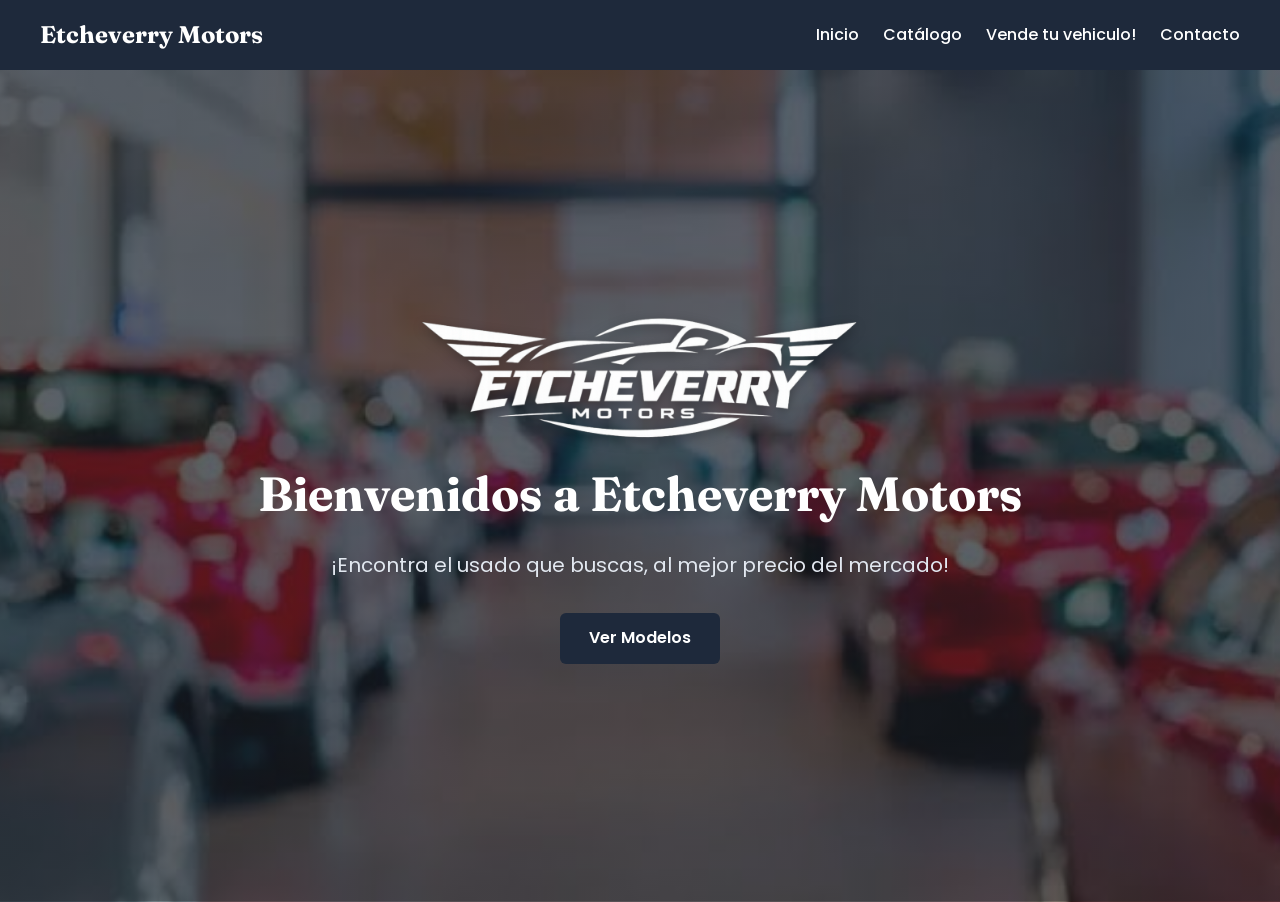
<file: index.html>
<!DOCTYPE html>
<html lang="es">
<head>
    <meta charset="UTF-8">
    <meta name="viewport" content="width=device-width, initial-scale=1.0">
    <title>EM - Inicio</title>
    <link rel="stylesheet" href="css/styles.css">
</head>
<body>
    <header>
        <nav>
            <div class="logo">
                <h2>Etcheverry Motors</h2>
            </div>
            <ul class="nav-links">
                <li><a href="index.html">Inicio</a></li>
                <li><a href="catalogo.html">Catálogo</a></li>
                <li><a href="cotiza.html">Vende tu vehiculo!</a></li>
                <li><a href="contacto.html">Contacto</a></li>
            </ul>
        </nav>
    </header>

    <section class="hero">
        <div class="hero-content">
            <img src="img/LogoEMM.PNG" alt="Logo Etcheverry Motors" class="hero-logo">
            <h1>Bienvenidos a Etcheverry Motors</h1>
            <p>¡Encontra el usado que buscas, al mejor precio del mercado!</p>
            <a href="catalogo.html" class="btn btn-primary">Ver Modelos</a>
        </div>
    </section>
</body>
</html>
</file>
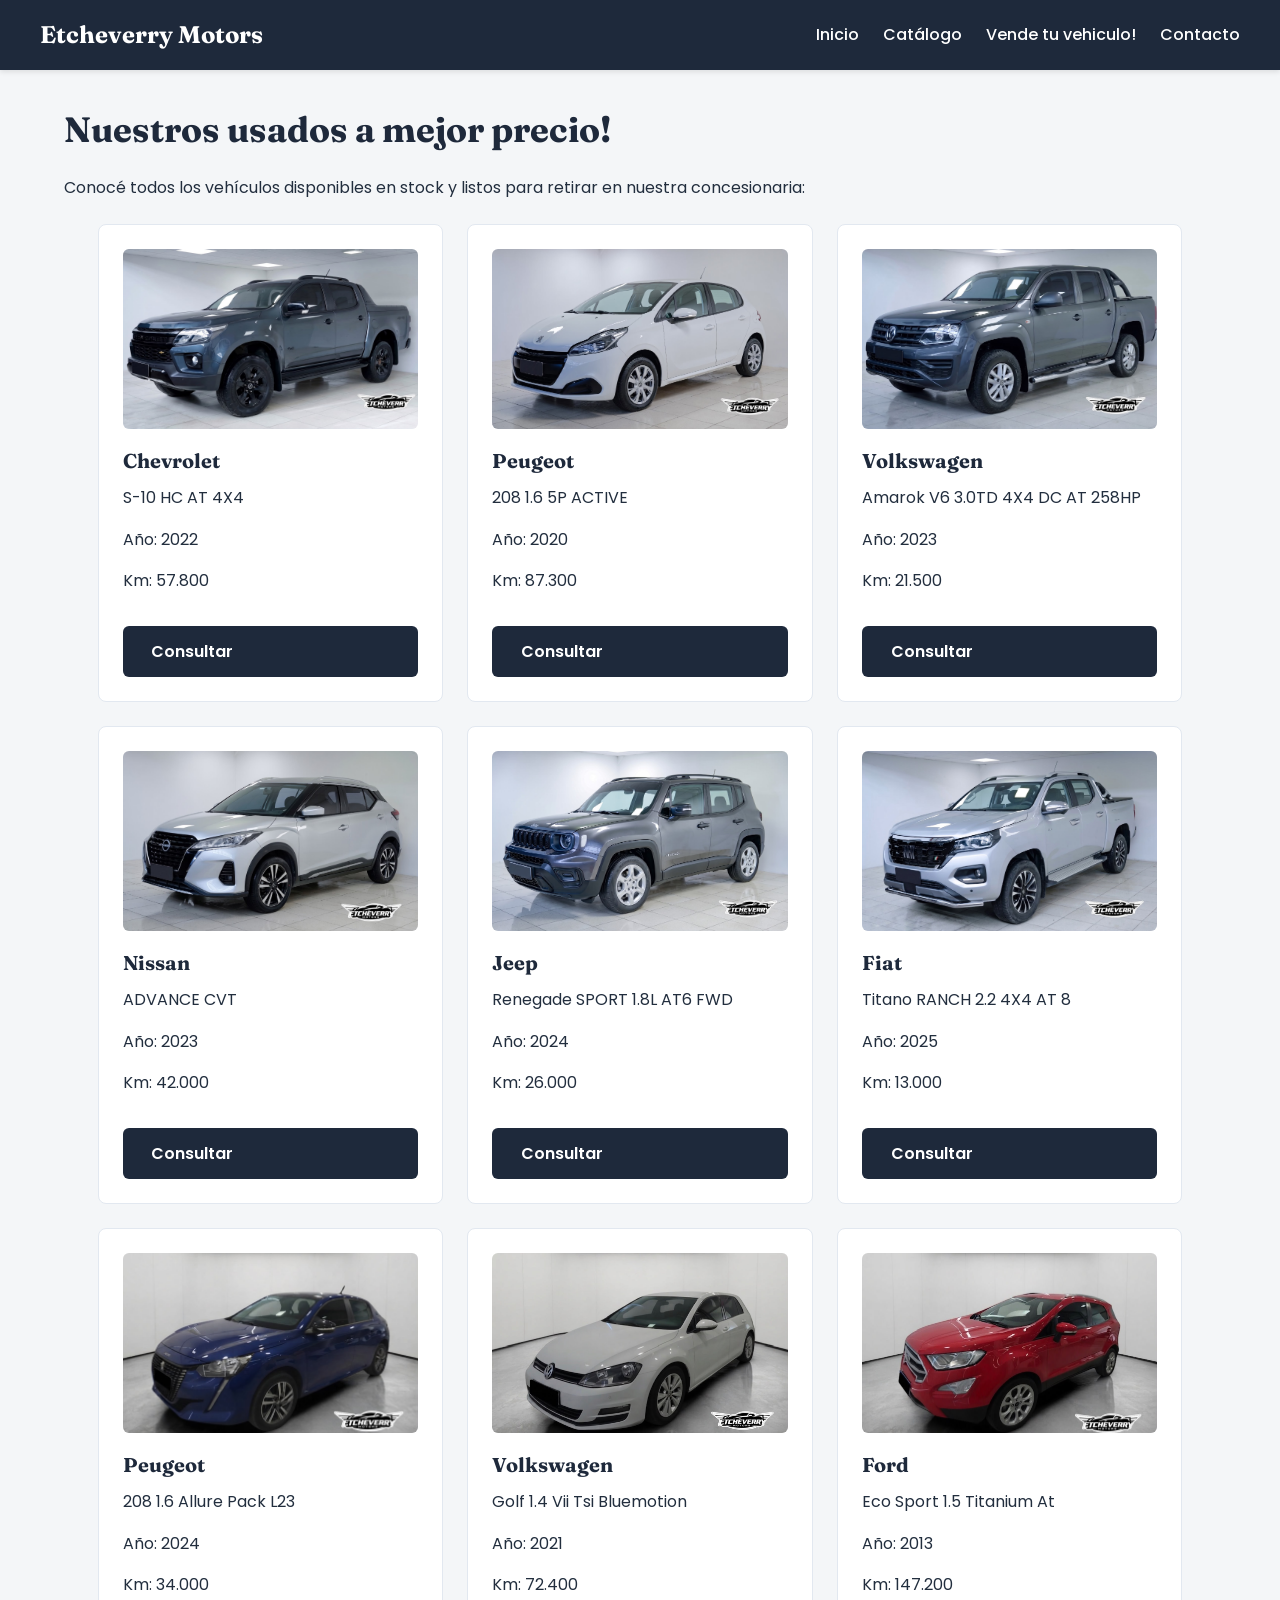
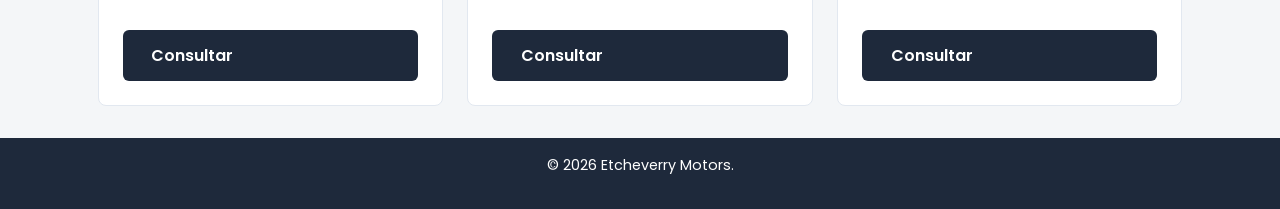
<file: catalogo.html>
<!DOCTYPE html>
<html lang="es">
<head>
    <meta charset="UTF-8">
    <meta name="viewport" content="width=device-width, initial-scale=1.0">
    <title>EM - Catálogo</title>
    <link rel="stylesheet" href="css/styles.css">
</head>
<body>
    <header>
        <nav>
            <div class="logo">
                <h2>Etcheverry Motors</h2>
            </div>
            <ul class="nav-links">
                <li><a href="index.html">Inicio</a></li>
                <li><a href="catalogo.html">Catálogo</a></li>
                <li><a href="cotiza.html">Vende tu vehiculo!</a></li>
                <li><a href="contacto.html">Contacto</a></li>
            </ul>
        </nav>
    </header>

    <main>
        <h1>Nuestros usados a mejor precio!</h1>
        <p>Conocé todos los vehículos disponibles en stock y listos para retirar en nuestra concesionaria:</p>

        <ul>
            <li>
                <img src="img/NNs10.jpeg" alt="Chevrolet S10">
                <h3>Chevrolet</h3>
                <p>S-10 HC AT 4X4</p>
                <p>Año: 2022</p>
                <p>Km: 57.800</p>
                <a href="contacto.html" class="btn btn-primary">Consultar</a>
            </li>
            <li>
                <img src="img/NN208.jpeg" alt="Peugeot 208">
                <h3>Peugeot</h3>
                <p>208 1.6 5P ACTIVE</p>
                <p>Año: 2020</p>
                <p>Km: 87.300</p>
                <a href="contacto.html" class="btn btn-primary">Consultar</a>
            </li>
            <li>
                <img src="img/NNamarok.jpeg" alt="Volkswagen Amarok">
                <h3>Volkswagen</h3>
                <p>Amarok V6 3.0TD 4X4 DC AT 258HP</p>
                <p>Año: 2023</p>
                <p>Km: 21.500</p>
                <a href="contacto.html" class="btn btn-primary">Consultar</a>
            </li>
            <li>
                <img src="img/NNkicks.jpeg" alt="Nissan Kicks">
                <h3>Nissan</h3>
                <p>ADVANCE CVT</p>
                <p>Año: 2023</p>
                <p>Km: 42.000</p>
                <a href="contacto.html" class="btn btn-primary">Consultar</a>
            </li>
            <li>
                <img src="img/NNrenegade.jpeg" alt="Jeep Renegade">
                <h3>Jeep</h3>
                <p>Renegade SPORT 1.8L AT6 FWD</p>
                <p>Año: 2024</p>
                <p>Km: 26.000</p>
                <a href="contacto.html" class="btn btn-primary">Consultar</a>
            </li>
            <li>
                <img src="img/NNtitanio.jpeg" alt="Fiat Titano">
                <h3>Fiat</h3>
                <p>Titano RANCH 2.2 4X4 AT 8</p>
                <p>Año: 2025</p>
                <p>Km: 13.000</p>
                <a href="contacto.html" class="btn btn-primary">Consultar</a>
            </li>
            <li>
                <img src="img/NN208B.jpeg" alt="Fiat Titano">
                <h3>Peugeot</h3>
                <p>208 1.6 Allure Pack L23</p>
                <p>Año: 2024</p>
                <p>Km: 34.000</p>
                <a href="contacto.html" class="btn btn-primary">Consultar</a>
            </li>
            <li>
                <img src="img/NNgolf.jpeg" alt="Fiat Titano">
                <h3>Volkswagen</h3>
                <p>Golf 1.4 Vii Tsi Bluemotion</p>
                <p>Año: 2021</p>
                <p>Km: 72.400</p>
                <a href="contacto.html" class="btn btn-primary">Consultar</a>
            </li>
            <li>
                <img src="img/NNecosport.jpeg" alt="Fiat Titano">
                <h3>Ford</h3>
                <p>Eco Sport 1.5 Titanium At</p>
                <p>Año: 2013</p>
                <p>Km: 147.200</p>
                <a href="contacto.html" class="btn btn-primary">Consultar</a>
            </li>
        </ul>
    </main>

    <footer>
        <p>&copy; 2026 Etcheverry Motors.</p>
    </footer>
</body>
</html>
</file>
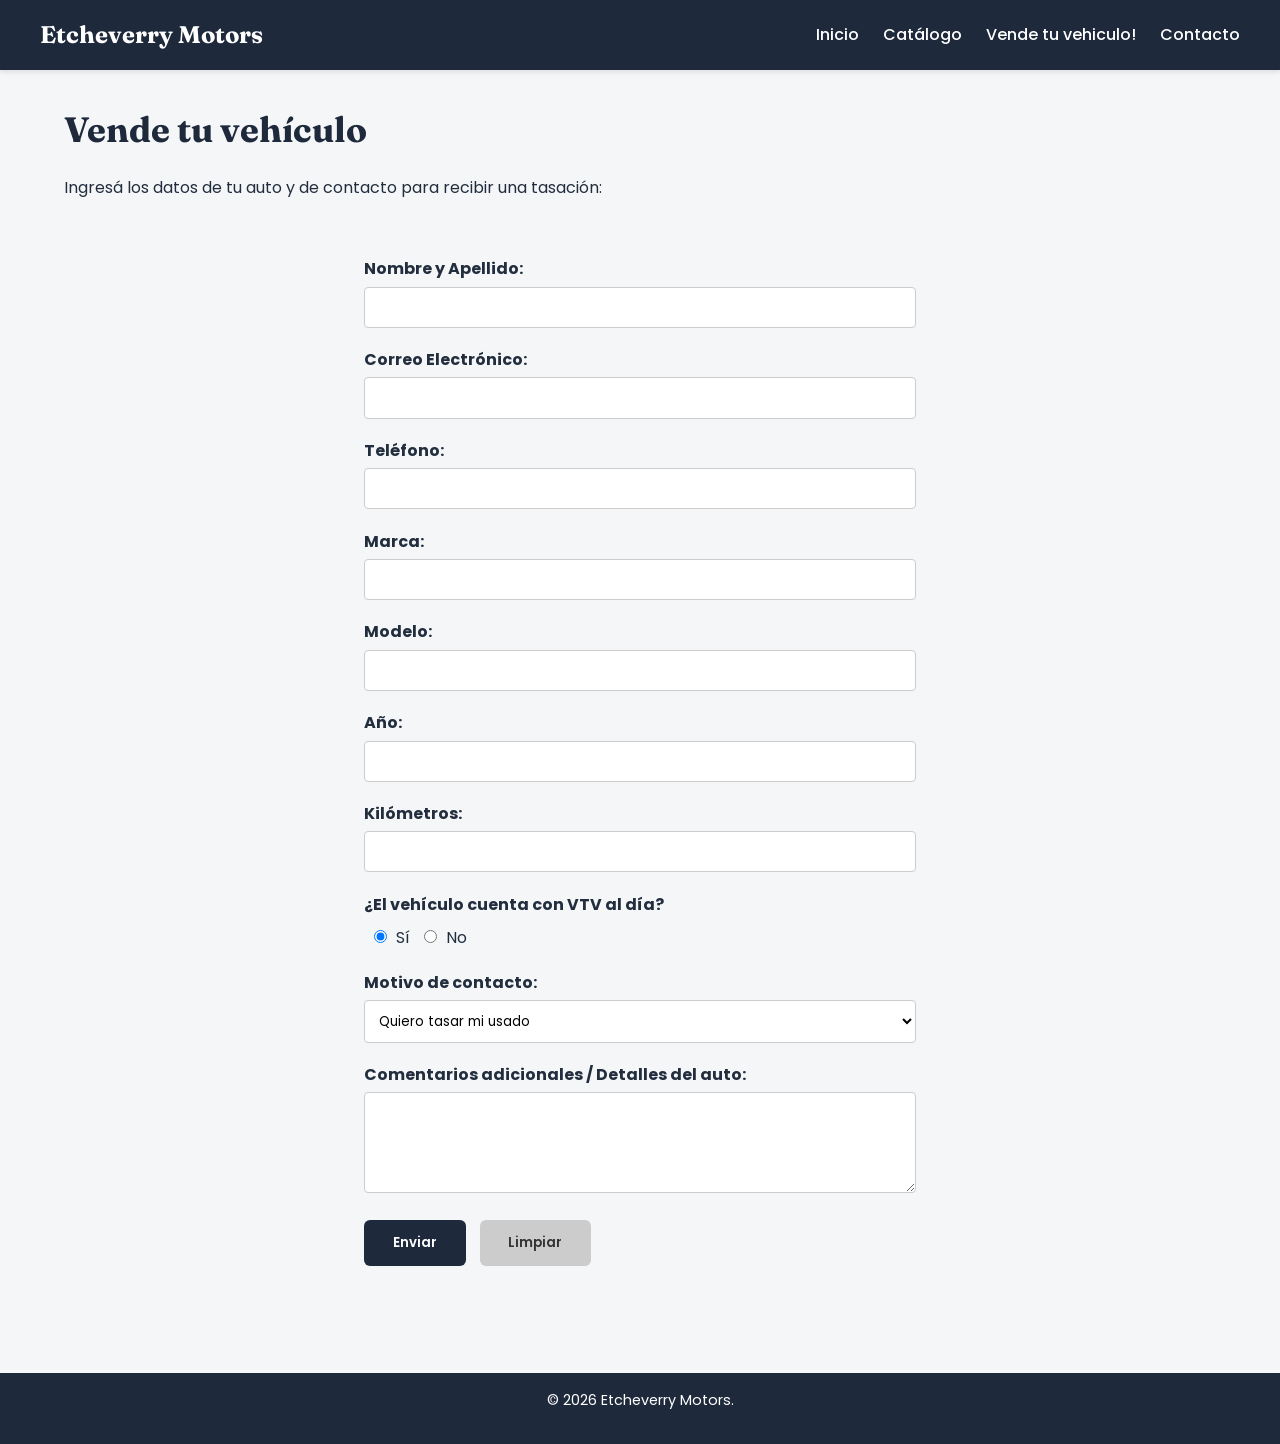
<file: cotiza.html>
<!DOCTYPE html>
<html lang="es">
<head>
    <meta charset="UTF-8">
    <meta name="viewport" content="width=device-width, initial-scale=1.0">
    <title>EM - Vende tu vehiculo!</title>
    <link rel="stylesheet" href="css/styles.css">
</head>
<body>
    <header>
        <nav>
            <div class="logo">
                <h2>Etcheverry Motors</h2>
            </div>
            <ul class="nav-links">
                <li><a href="index.html">Inicio</a></li>
                <li><a href="catalogo.html">Catálogo</a></li>
                <li><a href="cotiza.html">Vende tu vehiculo!</a></li>
                <li><a href="contacto.html">Contacto</a></li>
            </ul>
        </nav>
    </header>
    
    <main>
        <h1>Vende tu vehículo</h1>
        <p>Ingresá los datos de tu auto y de contacto para recibir una tasación:</p>

        <form action="#" method="POST">
            <p>
                <label for="nombre">Nombre y Apellido:</label><br>
                <input type="text" id="nombre" name="nombre" required>
            </p>

            <p>
                <label for="email">Correo Electrónico:</label><br>
                <input type="email" id="email" name="email" required>
            </p>

            <p>
                <label for="telefono">Teléfono:</label><br>
                <input type="tel" id="telefono" name="telefono" required>
            </p>

            <p>
                <label for="marca">Marca:</label><br>
                <input type="text" id="marca" name="marca">
            </p>

            <p>
                <label for="modelo">Modelo:</label><br>
                <input type="text" id="modelo" name="modelo">
            </p>

            <p>
                <label for="anio">Año:</label><br>
                <input type="number" id="anio" name="anio">
            </p>

            <p>
                <label for="kilometros">Kilómetros:</label><br>
                <input type="number" id="kilometros" name="kilometros">
            </p>

            <p>
                <label class="label-vtv">¿El vehículo cuenta con VTV al día?</label>
                <input type="radio" id="vtv_si" name="vtv" value="si" checked>
                <label for="vtv_si">Sí</label>
                <input type="radio" id="vtv_no" name="vtv" value="no">
                <label for="vtv_no">No</label>
            </p>

            <p>
                <label for="motivo">Motivo de contacto:</label><br>
                <select id="motivo" name="motivo">
                    <option value="tasacion">Quiero tasar mi usado</option>
                    <option value="consignacion">Dejar en consignación</option>
                    <option value="permuta">Quiero entregar mi auto como parte de pago</option>
                </select>
            </p>

            <p>
                <label for="comentarios">Comentarios adicionales / Detalles del auto:</label><br>
                <textarea id="comentarios" name="comentarios" rows="4"></textarea>
            </p>

            <p>
                <button type="submit" class="btn btn-primary">Enviar</button>
                <button type="reset" class="btn btn-secondary">Limpiar</button>
            </p>
        </form>
    </main>

    <footer>
        <p>&copy; 2026 Etcheverry Motors.</p>
    </footer>
</body>
</html>
</file>
<file: css/styles.css>
@import url("general.css");

@import url("pages/hero.css");
@import url("pages/catalogo.css");
@import url("pages/vende.css");
@import url("pages/contacto.css");

@import url('https://fonts.googleapis.com/css2?family=Poppins:wght@300;400;500;600;700&display=swap');
@import url('https://fonts.googleapis.com/css2?family=Fraunces:wght@500;600;700&display=swap');
</file>
